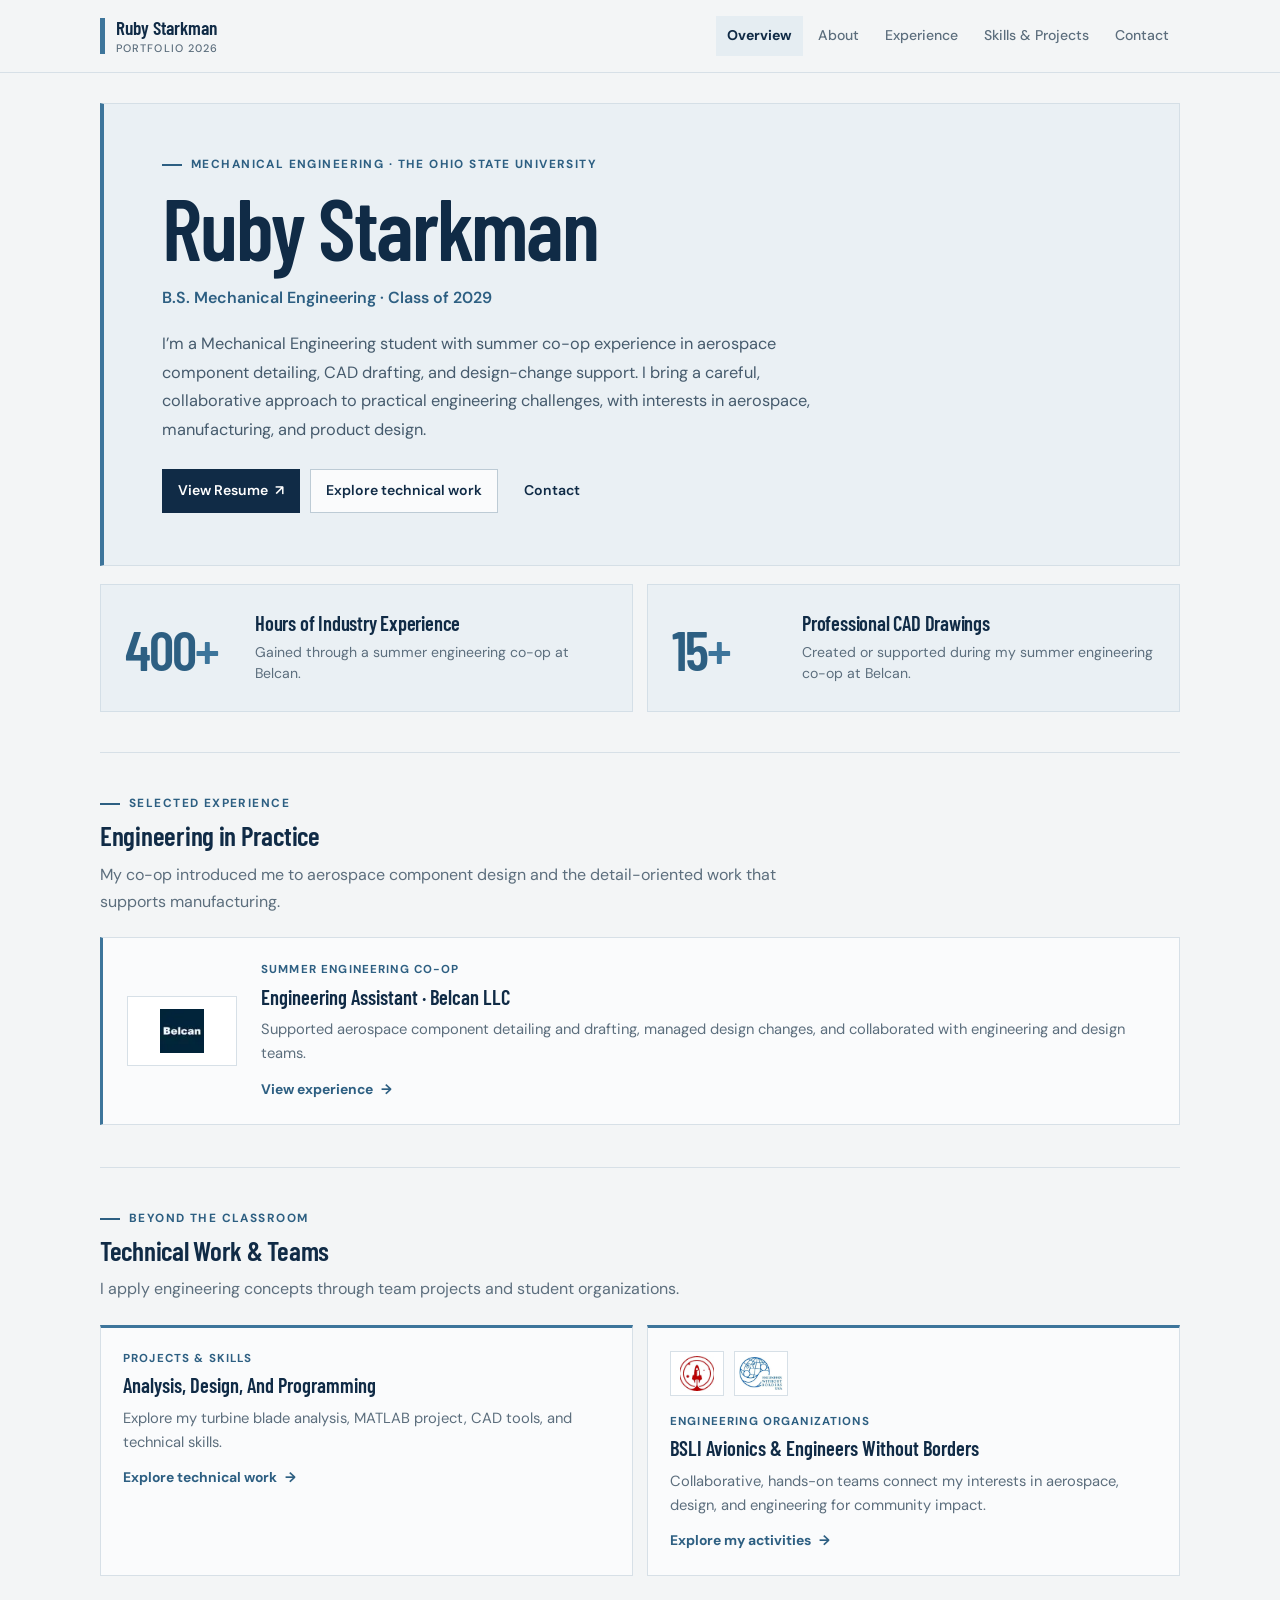
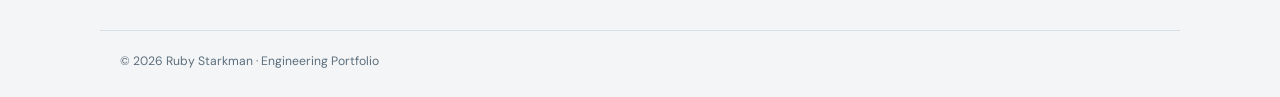
<file: index.html>
<!doctype html>
<html lang="en">
<head>
<meta charset="utf-8">
<meta name="viewport" content="width=device-width, initial-scale=1">
<meta name="robots" content="noindex, nofollow">
<meta name="description" content="Ruby Starkman is a Mechanical Engineering student at The Ohio State University with aerospace co-op, CAD drafting, and engineering project experience.">
<title>Ruby Starkman | Engineering Portfolio</title>
<link rel="preconnect" href="https://fonts.googleapis.com">
<link rel="preconnect" href="https://fonts.gstatic.com" crossorigin>
<link href="https://fonts.googleapis.com/css2?family=Barlow+Condensed:wght@400;500;600;700&family=DM+Sans:wght@400;500;600;700&display=swap" rel="stylesheet">
<link rel="stylesheet" href="styles.css">
</head>
<body>
<a class="skip-link" href="#main">Skip to content</a>
<header><div class="wrap nav">
<a class="brand" href="#top"><span>Ruby Starkman</span><small>Portfolio 2026</small></a>
<nav aria-label="Main navigation"><a href="index.html" aria-current="page">Overview</a><a href="about.html">About</a><a href="experience.html">Experience</a><a href="projects.html">Skills &amp; Projects</a><a href="contact.html">Contact</a></nav>
</div></header>
<main id="main"><div class="wrap">
<section class="hero home-hero" id="top">
<p class="eyebrow">Mechanical Engineering · The Ohio State University</p>
<h1>Ruby Starkman</h1>
<p class="hero-subtitle">B.S. Mechanical Engineering · Class of 2029</p>
<p class="lead">I’m a Mechanical Engineering student with summer co-op experience in aerospace component detailing, CAD drafting, and design-change support. I bring a careful, collaborative approach to practical engineering challenges, with interests in aerospace, manufacturing, and product design.</p>
<div class="actions">
<a class="button primary" href="Ruby-Starkman-Resume.pdf" target="_blank" rel="noreferrer">View Resume <span aria-hidden="true">↗</span></a>
<a class="button secondary" href="projects.html">Explore technical work</a>
<a class="button text-button" href="contact.html">Contact</a>
</div>
</section>
<section class="home-stats" aria-label="Co-op experience highlights">
<article class="stat-card"><p class="stat-value">400<span>+</span></p><div><h2>Hours of Industry Experience</h2><p>Gained through a summer engineering co-op at Belcan.</p></div></article>
<article class="stat-card"><p class="stat-value">15<span>+</span></p><div><h2>Professional CAD Drawings</h2><p>Created or supported during my summer engineering co-op at Belcan.</p></div></article>
</section>
<section class="home-section">
<div class="section-heading"><p class="eyebrow">Selected experience</p><h2>Engineering in Practice</h2><p class="section-intro">My co-op introduced me to aerospace component design and the detail-oriented work that supports manufacturing.</p></div>
<article class="feature-preview">
<img src="OIP.webp" alt="Belcan logo">
<div><p class="preview-kicker">Summer engineering co-op</p><h3>Engineering Assistant · Belcan LLC</h3><p>Supported aerospace component detailing and drafting, managed design changes, and collaborated with engineering and design teams.</p><a class="inline-link" href="experience.html">View experience <span aria-hidden="true">→</span></a></div>
</article>
</section>
<section class="home-section">
<div class="section-heading"><p class="eyebrow">Beyond the classroom</p><h2>Technical Work &amp; Teams</h2><p class="section-intro">I apply engineering concepts through team projects and student organizations.</p></div>
<div class="home-preview-grid">
<article class="preview-card"><p class="preview-kicker">Projects &amp; skills</p><h3>Analysis, Design, And Programming</h3><p>Explore my turbine blade analysis, MATLAB project, CAD tools, and technical skills.</p><a class="inline-link" href="projects.html">Explore technical work <span aria-hidden="true">→</span></a></article>
<article class="preview-card"><div class="organization-logos"><img src="OIP (1).webp" alt="Buckeye Space Launch Initiative logo"><img src="OIP (2).webp" alt="Engineers Without Borders USA logo"></div><p class="preview-kicker">Engineering organizations</p><h3>BSLI Avionics &amp; Engineers Without Borders</h3><p>Collaborative, hands-on teams connect my interests in aerospace, design, and engineering for community impact.</p><a class="inline-link" href="experience.html#engineering-activities">Explore my activities <span aria-hidden="true">→</span></a></article>
</div>
</section>
<footer><div class="wrap">© 2026 Ruby Starkman · Engineering Portfolio</div></footer>
</div></main>
</body>
</html>
</file>
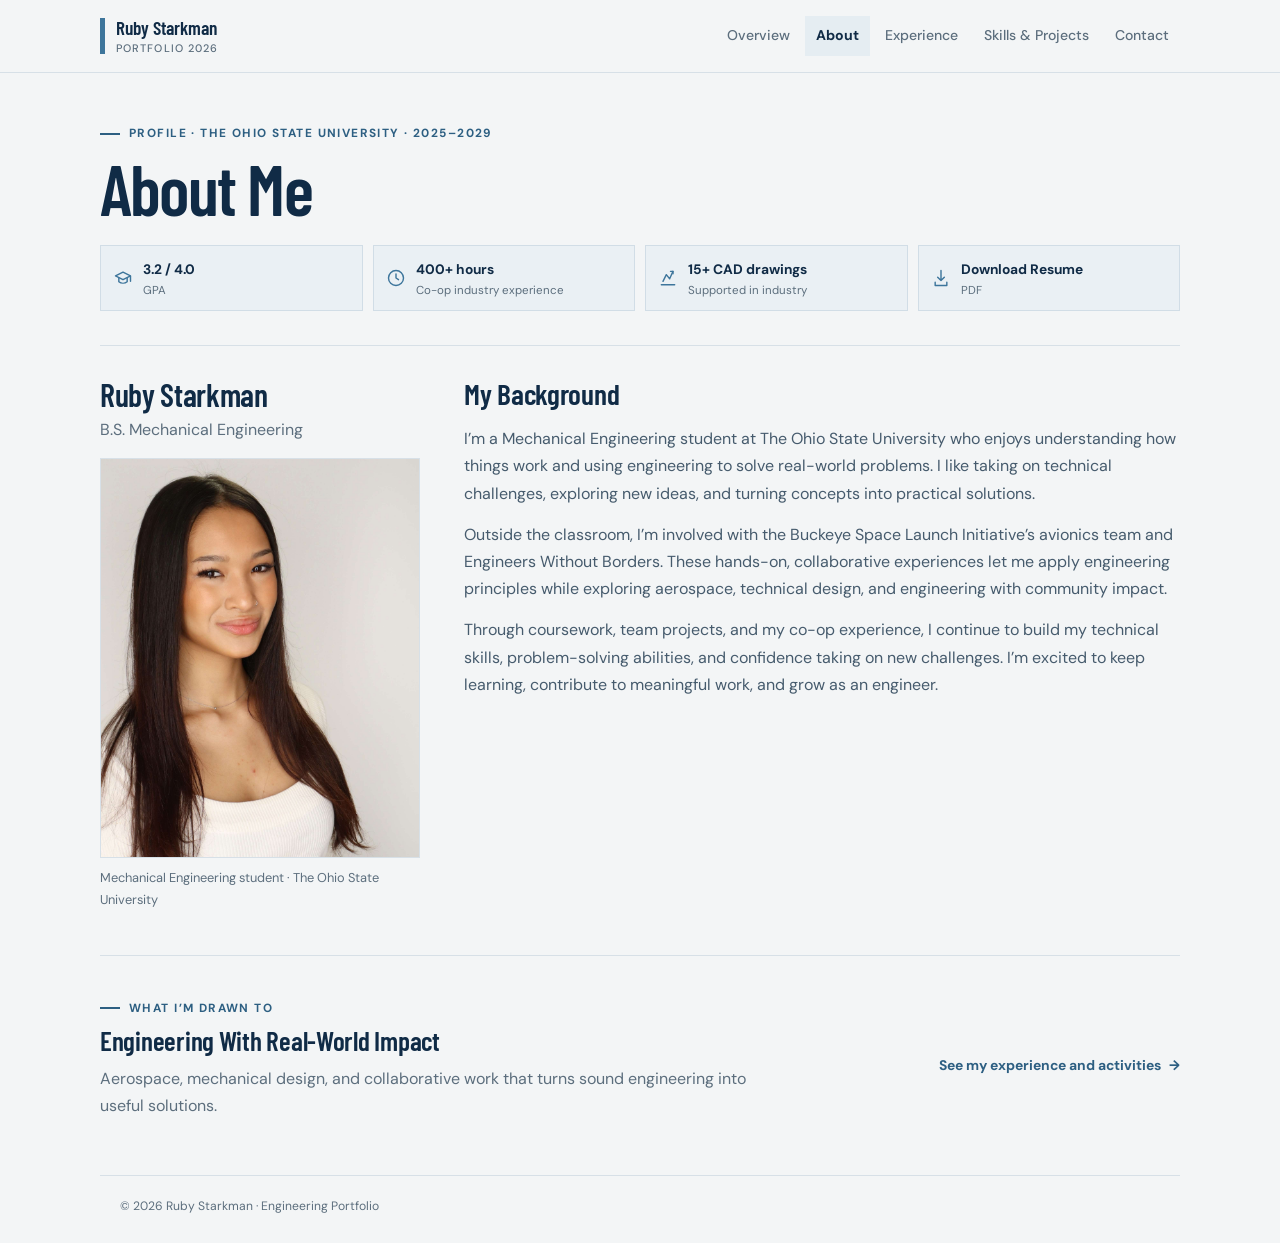
<file: about.html>
<!doctype html>
<html lang="en">
<head>
<meta charset="utf-8">
<meta name="viewport" content="width=device-width, initial-scale=1">
<meta name="robots" content="noindex, nofollow">
<meta name="description" content="Meet Ruby Starkman, an Ohio State Mechanical Engineering student interested in aerospace, design, and practical engineering.">
<title>Ruby Starkman | About</title>
<link rel="preconnect" href="https://fonts.googleapis.com">
<link rel="preconnect" href="https://fonts.gstatic.com" crossorigin>
<link href="https://fonts.googleapis.com/css2?family=Barlow+Condensed:wght@400;500;600;700&family=DM+Sans:wght@400;500;600;700&display=swap" rel="stylesheet">
<link rel="stylesheet" href="styles.css">
</head>
<body>
<a class="skip-link" href="#main">Skip to content</a>
<header><div class="wrap nav"><a class="brand" href="index.html"><span>Ruby Starkman</span><small>Portfolio 2026</small></a><nav aria-label="Main navigation"><a href="index.html">Overview</a><a href="about.html" aria-current="page">About</a><a href="experience.html">Experience</a><a href="projects.html">Skills &amp; Projects</a><a href="contact.html">Contact</a></nav></div></header>
<main id="main"><div class="wrap">
<section class="about-profile">
<div class="about-heading">
<p class="eyebrow">Profile · The Ohio State University · 2025–2029</p>
<h1>About Me</h1>
</div>
<div class="about-highlights" aria-label="Education, experience, and resume">
<div class="about-highlight">
<svg viewBox="0 0 24 24" aria-hidden="true"><path d="M3 9.5 12 5l9 4.5-9 4.5-9-4.5Z"/><path d="M7 12v4.5c2.8 2.2 7.2 2.2 10 0V12M21 10v6"/></svg>
<span><strong>3.2 / 4.0</strong><small>GPA</small></span>
</div>
<div class="about-highlight">
<svg viewBox="0 0 24 24" aria-hidden="true"><circle cx="12" cy="12" r="9"/><path d="M12 7v5l3 2"/></svg>
<span><strong>400+ hours</strong><small>Co-op industry experience</small></span>
</div>
<div class="about-highlight">
<svg viewBox="0 0 24 24" aria-hidden="true"><path d="M4 20h16M6 16l4-8 4 5 4-9"/><path d="M15 4h3v3"/></svg>
<span><strong>15+ CAD drawings</strong><small>Supported in industry</small></span>
</div>
<a class="about-highlight" href="Ruby-Starkman-Resume.pdf" download>
<svg viewBox="0 0 24 24" aria-hidden="true"><path d="M12 3v12m0 0 4-4m-4 4-4-4M5 17v4h14v-4"/></svg>
<span><strong>Download Resume</strong><small>PDF</small></span>
</a>
</div>
<div class="about-bio">
<figure class="about-person">
<h2>Ruby Starkman</h2>
<p class="about-degree">B.S. Mechanical Engineering</p>
<img class="about-photo" src="starkman.15@osu.edu-9015cfeb.jpg" alt="Headshot of Ruby Starkman">
<figcaption class="photo-caption">Mechanical Engineering student · The Ohio State University</figcaption>
</figure>
<div class="about-copy">
<h2>My Background</h2>
<p>I’m a Mechanical Engineering student at The Ohio State University who enjoys understanding how things work and using engineering to solve real-world problems. I like taking on technical challenges, exploring new ideas, and turning concepts into practical solutions.</p>
<p>Outside the classroom, I’m involved with the Buckeye Space Launch Initiative’s avionics team and Engineers Without Borders. These hands-on, collaborative experiences let me apply engineering principles while exploring aerospace, technical design, and engineering with community impact.</p>
<p>Through coursework, team projects, and my co-op experience, I continue to build my technical skills, problem-solving abilities, and confidence taking on new challenges. I’m excited to keep learning, contribute to meaningful work, and grow as an engineer.</p>
</div>
</div>
</section>
<section class="profile-focus"><div class="section-heading"><p class="eyebrow">What I’m drawn to</p><h2>Engineering With Real-World Impact</h2><p class="section-intro">Aerospace, mechanical design, and collaborative work that turns sound engineering into useful solutions.</p></div><a class="inline-link" href="experience.html">See my experience and activities <span aria-hidden="true">→</span></a></section>
<footer><div class="wrap">© 2026 Ruby Starkman · Engineering Portfolio</div></footer>
</div></main>
</body>
</html>
</file>
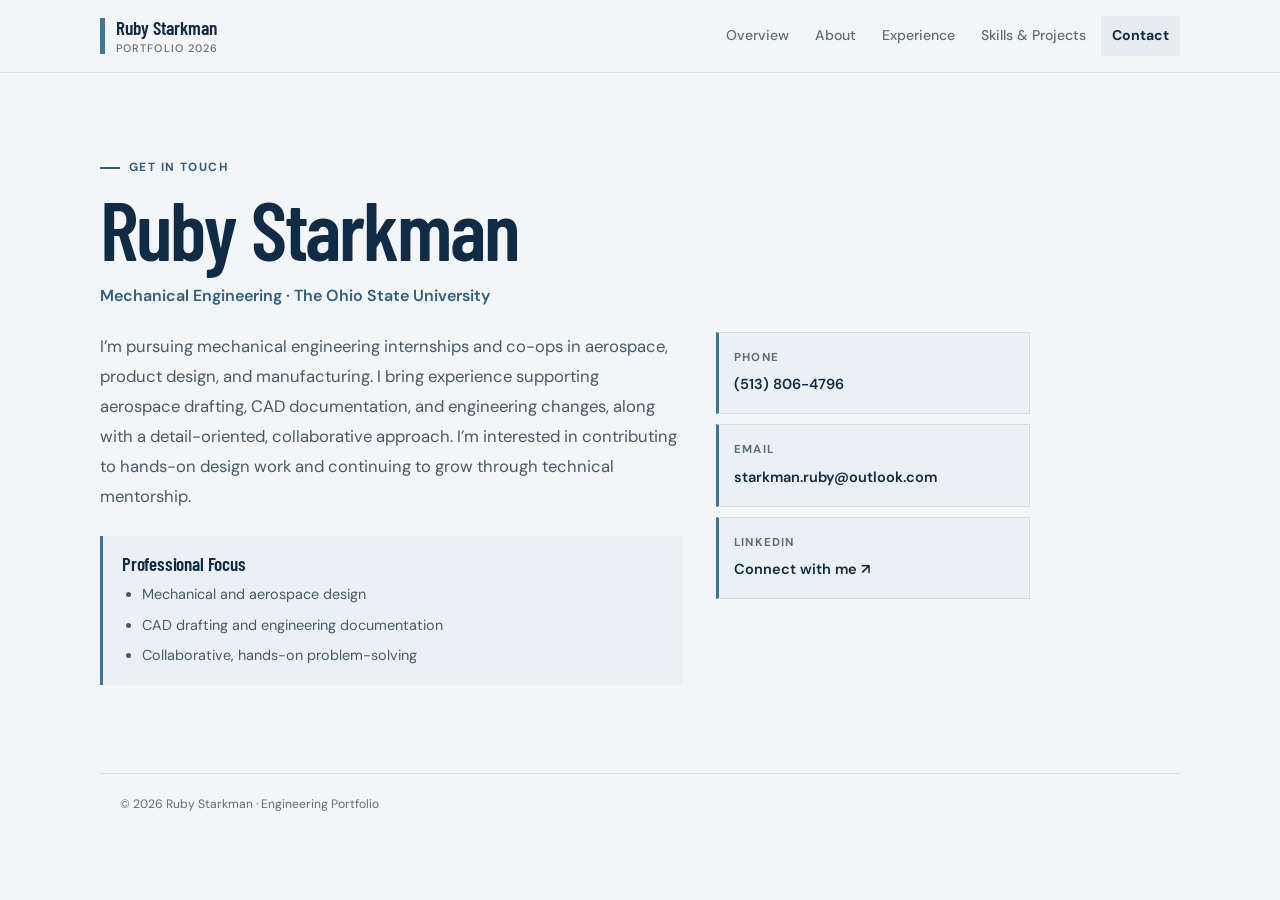
<file: contact.html>
<!doctype html>
<html lang="en">
<head>
<meta charset="utf-8">
<meta name="viewport" content="width=device-width, initial-scale=1">
<meta name="robots" content="noindex, nofollow">
<meta name="description" content="Contact Ruby Starkman, Mechanical Engineering student at The Ohio State University.">
<title>Ruby Starkman | Contact</title>
<link rel="preconnect" href="https://fonts.googleapis.com">
<link rel="preconnect" href="https://fonts.gstatic.com" crossorigin>
<link href="https://fonts.googleapis.com/css2?family=Barlow+Condensed:wght@400;500;600;700&family=DM+Sans:wght@400;500;600;700&display=swap" rel="stylesheet">
<link rel="stylesheet" href="styles.css">
</head>
<body>
<a class="skip-link" href="#main">Skip to content</a>
<header><div class="wrap nav"><a class="brand" href="index.html"><span>Ruby Starkman</span><small>Portfolio 2026</small></a><nav aria-label="Main navigation"><a href="index.html">Overview</a><a href="about.html">About</a><a href="experience.html">Experience</a><a href="projects.html">Skills &amp; Projects</a><a href="contact.html" aria-current="page">Contact</a></nav></div></header>
<main id="main"><div class="wrap">
<section class="contact-page">
<p class="eyebrow">Get in touch</p>
<h1>Ruby Starkman</h1>
<p class="contact-degree">Mechanical Engineering · The Ohio State University</p>
<div class="contact-layout">
<div>
<p class="contact-page-intro">I’m pursuing mechanical engineering internships and co-ops in aerospace, product design, and manufacturing. I bring experience supporting aerospace drafting, CAD documentation, and engineering changes, along with a detail-oriented, collaborative approach. I’m interested in contributing to hands-on design work and continuing to grow through technical mentorship.</p>
<div class="contact-focus"><h2>Professional Focus</h2><ul><li>Mechanical and aerospace design</li><li>CAD drafting and engineering documentation</li><li>Collaborative, hands-on problem-solving</li></ul></div>
</div>
<div class="contact-details" aria-label="Contact information">
<a class="contact-detail" href="tel:+15138064796"><span class="contact-detail-label">Phone</span><strong>(513) 806-4796</strong></a>
<a class="contact-detail" href="mailto:starkman.ruby@outlook.com"><span class="contact-detail-label">Email</span><strong>starkman.ruby@outlook.com</strong></a>
<a class="contact-detail" href="https://www.linkedin.com/in/ruby-starkman-336159291/" target="_blank" rel="noreferrer"><span class="contact-detail-label">LinkedIn</span><strong>Connect with me ↗</strong></a>
</div>
</div>
</section>
<footer><div class="wrap">© 2026 Ruby Starkman · Engineering Portfolio</div></footer>
</div></main>
</body>
</html>
</file>
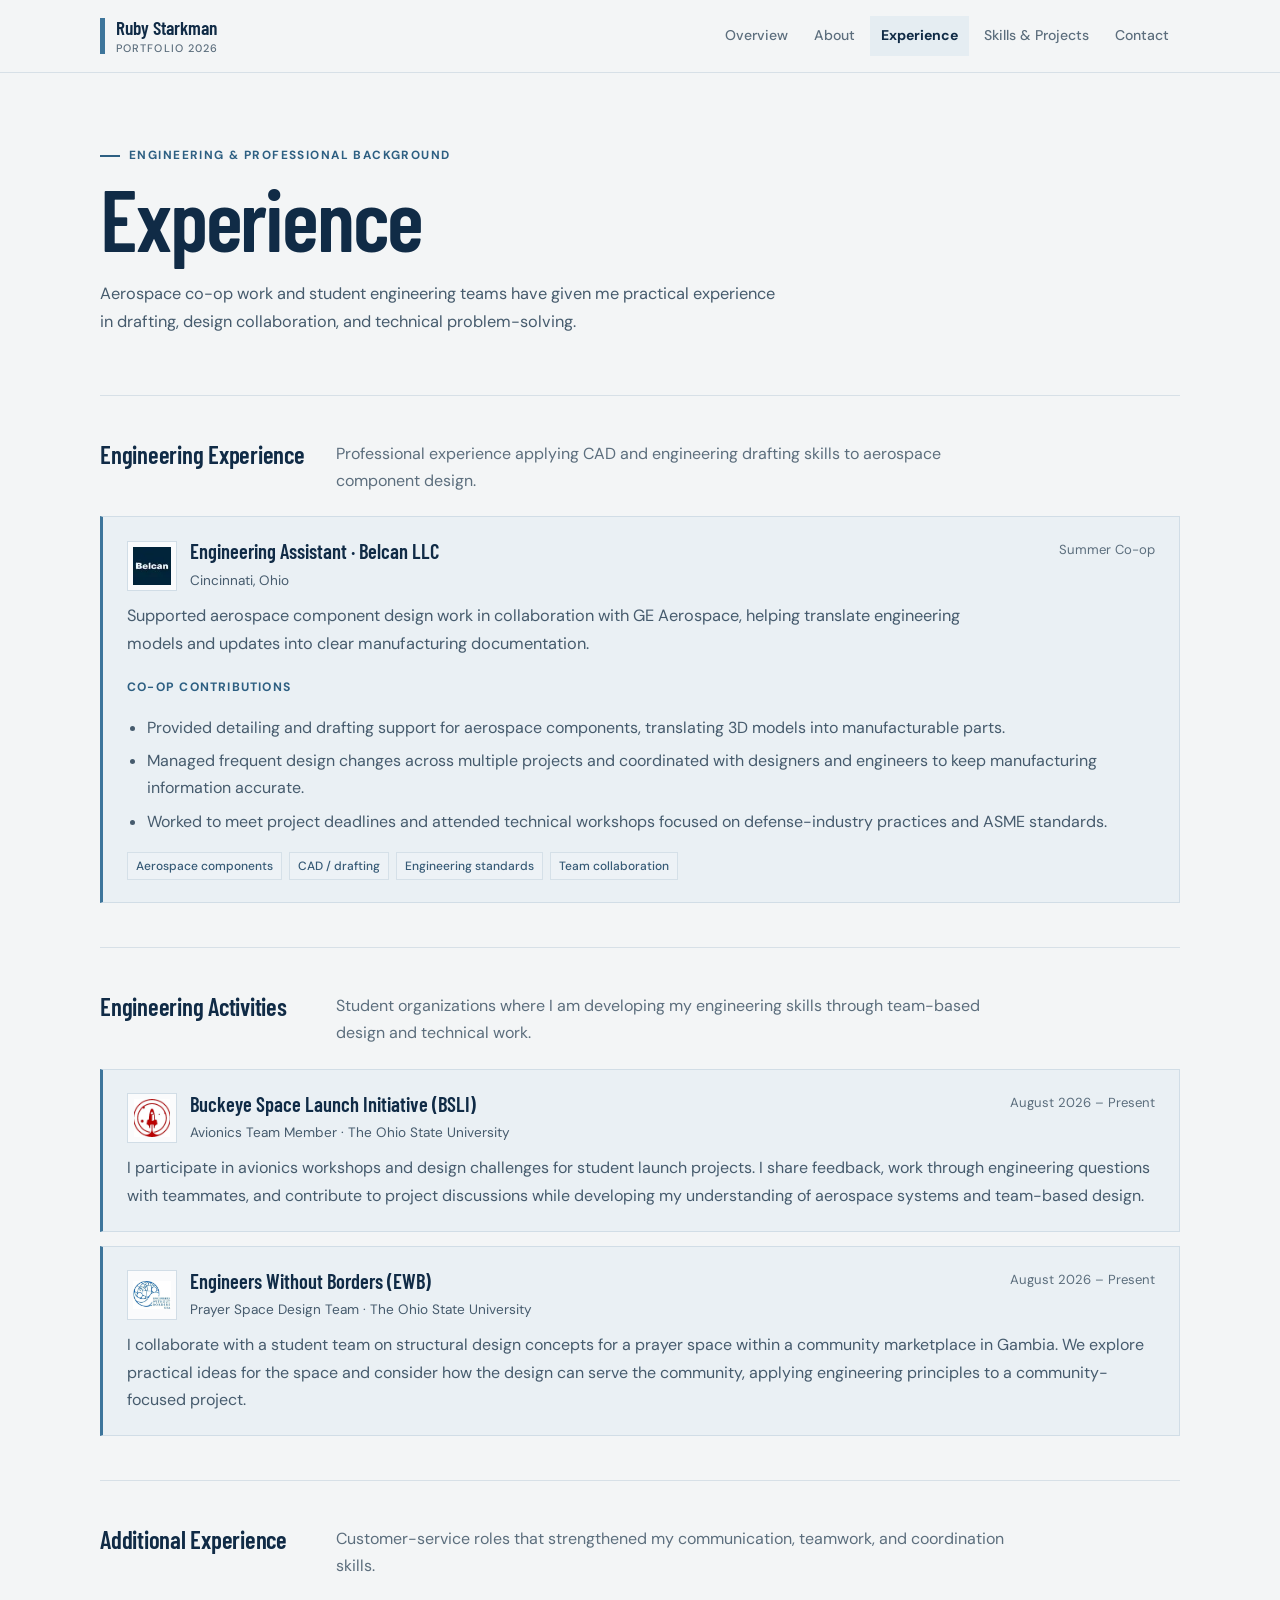
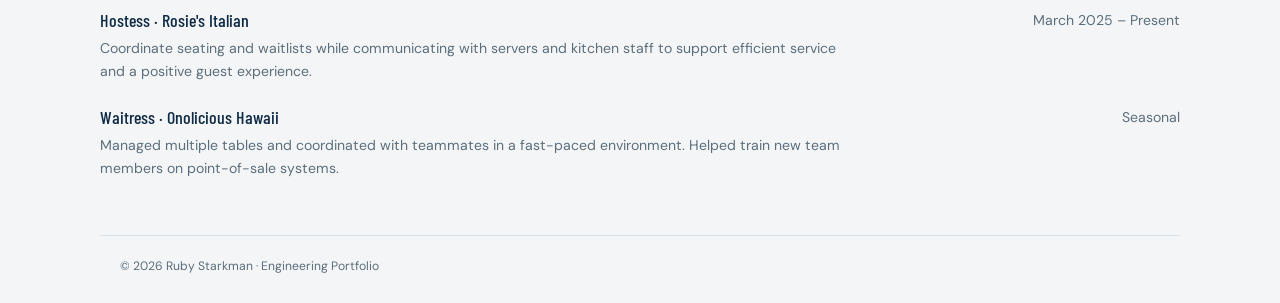
<file: experience.html>
<!doctype html>
<html lang="en">
<head>
<meta charset="utf-8">
<meta name="viewport" content="width=device-width, initial-scale=1">
<meta name="robots" content="noindex, nofollow">
<meta name="description" content="Ruby Starkman's aerospace co-op experience at Belcan and engineering activities at Ohio State.">
<title>Ruby Starkman | Experience</title>
<link rel="preconnect" href="https://fonts.googleapis.com">
<link rel="preconnect" href="https://fonts.gstatic.com" crossorigin>
<link href="https://fonts.googleapis.com/css2?family=Barlow+Condensed:wght@400;500;600;700&family=DM+Sans:wght@400;500;600;700&display=swap" rel="stylesheet">
<link rel="stylesheet" href="styles.css">
</head>
<body>
<a class="skip-link" href="#main">Skip to content</a>
<header><div class="wrap nav"><a class="brand" href="index.html"><span>Ruby Starkman</span><small>Portfolio 2026</small></a><nav aria-label="Main navigation"><a href="index.html">Overview</a><a href="about.html">About</a><a href="experience.html" aria-current="page">Experience</a><a href="projects.html">Skills &amp; Projects</a><a href="contact.html">Contact</a></nav></div></header>
<main id="main"><div class="wrap">
<div class="hero page-hero"><p class="eyebrow">Engineering &amp; professional background</p><h1>Experience</h1><p class="lead">Aerospace co-op work and student engineering teams have given me practical experience in drafting, design collaboration, and technical problem-solving.</p></div>
<section>
<div class="section-head"><h2>Engineering Experience</h2><p class="section-intro">Professional experience applying CAD and engineering drafting skills to aerospace component design.</p></div>
<article class="card experience-feature">
<div class="experience-card-heading"><div class="experience-identity"><img class="experience-logo" src="OIP.webp" alt="Belcan logo"><div><h3>Engineering Assistant · Belcan LLC</h3><p class="item-label">Cincinnati, Ohio</p></div></div><span class="meta">Summer Co-op</span></div>
<p class="experience-summary">Supported aerospace component design work in collaboration with GE Aerospace, helping translate engineering models and updates into clear manufacturing documentation.</p>
<h4 class="detail-heading">Co-op Contributions</h4>
<ul><li>Provided detailing and drafting support for aerospace components, translating 3D models into manufacturable parts.</li><li>Managed frequent design changes across multiple projects and coordinated with designers and engineers to keep manufacturing information accurate.</li><li>Worked to meet project deadlines and attended technical workshops focused on defense-industry practices and ASME standards.</li></ul>
<div class="tags"><span class="tag">Aerospace components</span><span class="tag">CAD / drafting</span><span class="tag">Engineering standards</span><span class="tag">Team collaboration</span></div>
</article>
</section>
<section id="engineering-activities">
<div class="section-head"><h2>Engineering Activities</h2><p class="section-intro">Student organizations where I am developing my engineering skills through team-based design and technical work.</p></div>
<div class="activity-cards">
<article class="card activity-card"><div class="experience-card-heading"><div class="experience-identity"><img class="experience-logo" src="OIP (1).webp" alt="Buckeye Space Launch Initiative logo"><div><h3>Buckeye Space Launch Initiative (BSLI)</h3><p class="item-label">Avionics Team Member · The Ohio State University</p></div></div><span class="meta">August 2026 – Present</span></div><p>I participate in avionics workshops and design challenges for student launch projects. I share feedback, work through engineering questions with teammates, and contribute to project discussions while developing my understanding of aerospace systems and team-based design.</p></article>
<article class="card activity-card"><div class="experience-card-heading"><div class="experience-identity"><img class="experience-logo" src="OIP (2).webp" alt="Engineers Without Borders USA logo"><div><h3>Engineers Without Borders (EWB)</h3><p class="item-label">Prayer Space Design Team · The Ohio State University</p></div></div><span class="meta">August 2026 – Present</span></div><p>I collaborate with a student team on structural design concepts for a prayer space within a community marketplace in Gambia. We explore practical ideas for the space and consider how the design can serve the community, applying engineering principles to a community-focused project.</p></article>
</div>
</section>
<section class="additional-experience">
<div class="section-head"><h2>Additional Experience</h2><p class="section-intro">Customer-service roles that strengthened my communication, teamwork, and coordination skills.</p></div>
<div class="other-experience">
<article class="other-role"><div class="other-role-heading"><h3>Hostess · Rosie's Italian</h3><span>March 2025 – Present</span></div><p>Coordinate seating and waitlists while communicating with servers and kitchen staff to support efficient service and a positive guest experience.</p></article>
<article class="other-role"><div class="other-role-heading"><h3>Waitress · Onolicious Hawaii</h3><span>Seasonal</span></div><p>Managed multiple tables and coordinated with teammates in a fast-paced environment. Helped train new team members on point-of-sale systems.</p></article>
</div>
</section>
<footer><div class="wrap">© 2026 Ruby Starkman · Engineering Portfolio</div></footer>
</div></main>
</body>
</html>
</file>
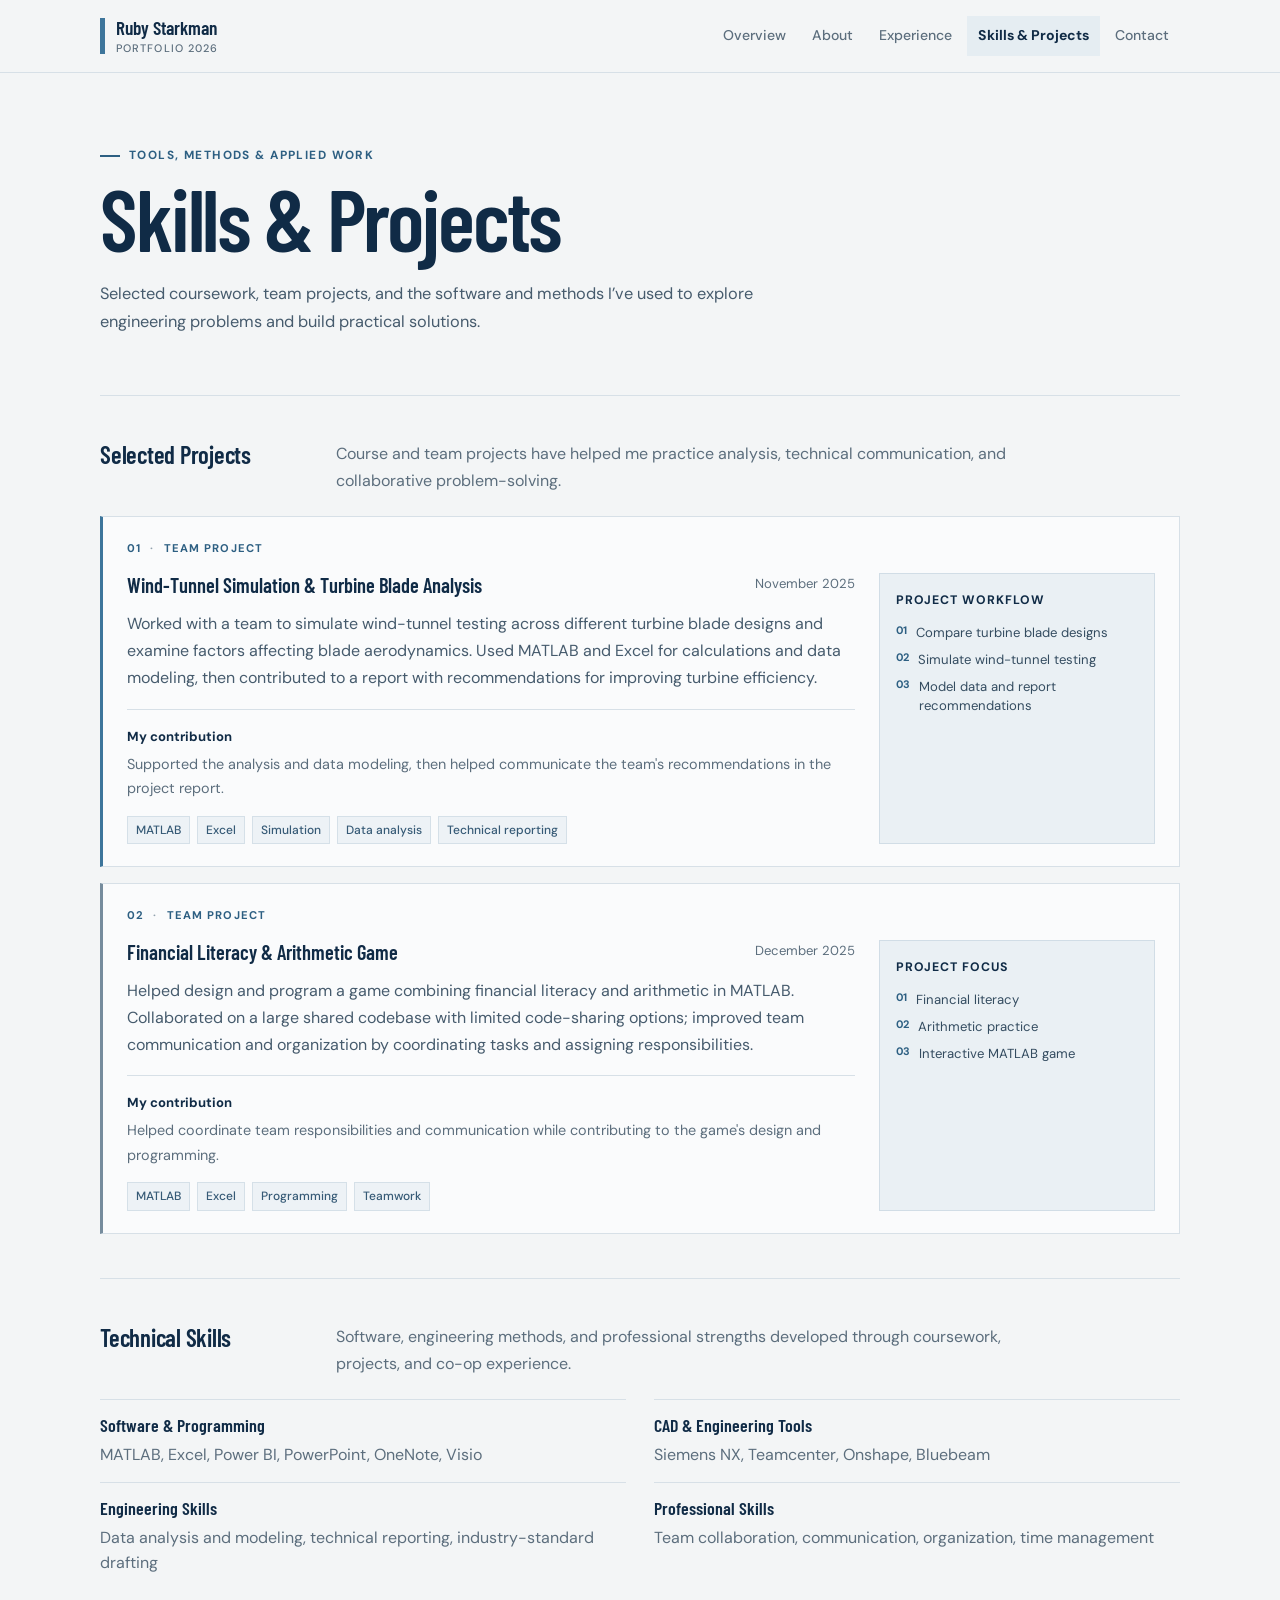
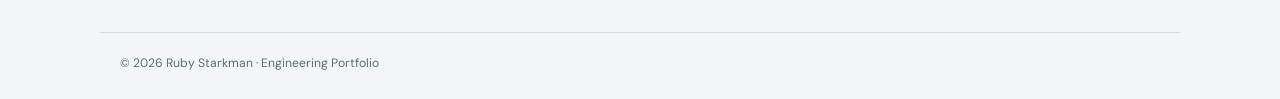
<file: projects.html>
<!doctype html>
<html lang="en">
<head>
<meta charset="utf-8">
<meta name="viewport" content="width=device-width, initial-scale=1">
<meta name="robots" content="noindex, nofollow">
<meta name="description" content="Explore Ruby Starkman's mechanical engineering projects, CAD tools, software, and technical skills.">
<title>Ruby Starkman | Skills &amp; Projects</title>
<link rel="preconnect" href="https://fonts.googleapis.com">
<link rel="preconnect" href="https://fonts.gstatic.com" crossorigin>
<link href="https://fonts.googleapis.com/css2?family=Barlow+Condensed:wght@400;500;600;700&family=DM+Sans:wght@400;500;600;700&display=swap" rel="stylesheet">
<link rel="stylesheet" href="styles.css">
</head>
<body>
<a class="skip-link" href="#main">Skip to content</a>
<header><div class="wrap nav"><a class="brand" href="index.html"><span>Ruby Starkman</span><small>Portfolio 2026</small></a><nav aria-label="Main navigation"><a href="index.html">Overview</a><a href="about.html">About</a><a href="experience.html">Experience</a><a href="projects.html" aria-current="page">Skills &amp; Projects</a><a href="contact.html">Contact</a></nav></div></header>
<main id="main"><div class="wrap">
<div class="hero page-hero"><p class="eyebrow">Tools, methods &amp; applied work</p><h1>Skills &amp; Projects</h1><p class="lead">Selected coursework, team projects, and the software and methods I’ve used to explore engineering problems and build practical solutions.</p></div>
<section id="projects"><div class="section-head"><h2>Selected Projects</h2><p class="section-intro">Course and team projects have helped me practice analysis, technical communication, and collaborative problem-solving.</p></div><div class="project-list">
<article class="project-card project-turbine">
<div class="project-index">01 <span>·</span> TEAM PROJECT</div>
<div class="project-layout">
<div class="project-main"><div class="project-heading"><h3>Wind-Tunnel Simulation &amp; Turbine Blade Analysis</h3><span class="meta">November 2025</span></div>
<p class="project-description">Worked with a team to simulate wind-tunnel testing across different turbine blade designs and examine factors affecting blade aerodynamics. Used MATLAB and Excel for calculations and data modeling, then contributed to a report with recommendations for improving turbine efficiency.</p>
<div class="project-contribution"><strong>My contribution</strong><p>Supported the analysis and data modeling, then helped communicate the team's recommendations in the project report.</p></div>
<div class="tags"><span class="tag">MATLAB</span><span class="tag">Excel</span><span class="tag">Simulation</span><span class="tag">Data analysis</span><span class="tag">Technical reporting</span></div></div>
<aside class="project-process" aria-labelledby="turbine-workflow">
<h4 id="turbine-workflow">Project Workflow</h4>
<ol><li>Compare turbine blade designs</li><li>Simulate wind-tunnel testing</li><li>Model data and report recommendations</li></ol>
</aside>
</div></article>
<article class="project-card project-game">
<div class="project-index">02 <span>·</span> TEAM PROJECT</div>
<div class="project-layout">
<div class="project-main"><div class="project-heading"><h3>Financial Literacy &amp; Arithmetic Game</h3><span class="meta">December 2025</span></div>
<p class="project-description">Helped design and program a game combining financial literacy and arithmetic in MATLAB. Collaborated on a large shared codebase with limited code-sharing options; improved team communication and organization by coordinating tasks and assigning responsibilities.</p>
<div class="project-contribution"><strong>My contribution</strong><p>Helped coordinate team responsibilities and communication while contributing to the game's design and programming.</p></div>
<div class="tags"><span class="tag">MATLAB</span><span class="tag">Excel</span><span class="tag">Programming</span><span class="tag">Teamwork</span></div></div>
<aside class="project-process" aria-labelledby="game-focus">
<h4 id="game-focus">Project Focus</h4>
<ol><li>Financial literacy</li><li>Arithmetic practice</li><li>Interactive MATLAB game</li></ol>
</aside>
</div></article>
</div></section>
<section id="technical-skills"><div class="section-head"><h2>Technical Skills</h2><p class="section-intro">Software, engineering methods, and professional strengths developed through coursework, projects, and co-op experience.</p></div><div class="skills">
<div class="skill"><h3>Software &amp; Programming</h3><p>MATLAB, Excel, Power BI, PowerPoint, OneNote, Visio</p></div>
<div class="skill"><h3>CAD &amp; Engineering Tools</h3><p>Siemens NX, Teamcenter, Onshape, Bluebeam</p></div>
<div class="skill"><h3>Engineering Skills</h3><p>Data analysis and modeling, technical reporting, industry-standard drafting</p></div>
<div class="skill"><h3>Professional Skills</h3><p>Team collaboration, communication, organization, time management</p></div>
</div></section>
<footer><div class="wrap">© 2026 Ruby Starkman · Engineering Portfolio</div></footer>
</div></main>
</body>
</html>
</file>
<file: styles.css>
:root {
  color-scheme: light;
  --ink: #243447;
  --navy: #102b46;
  --blue: #3d759b;
  --blue-dark: #2d5f82;
  --muted: #5c6e7d;
  --line: #d7e0e7;
  --paper: #f3f5f6;
  --surface: #fafbfc;
  --surface-blue: #eaf0f4;
  --max: 1080px;
}

* {
  box-sizing: border-box;
}

html {
  scroll-behavior: smooth;
  scroll-padding-top: 96px;
}

body {
  margin: 0;
  background: var(--paper);
  color: var(--ink);
  font: 400 16px/1.7 "DM Sans", sans-serif;
  -webkit-font-smoothing: antialiased;
}

a {
  color: inherit;
  text-underline-offset: 4px;
}

a:hover {
  color: var(--blue-dark);
}

a:focus-visible,
button:focus-visible,
summary:focus-visible {
  outline: 3px solid #79a9c7;
  outline-offset: 3px;
}

img {
  max-width: 100%;
}

.wrap {
  width: min(var(--max), calc(100% - 40px));
  margin-inline: auto;
}

.skip-link {
  position: fixed;
  z-index: 20;
  top: 8px;
  left: 8px;
  padding: 10px 14px;
  transform: translateY(-160%);
  background: var(--navy);
  color: #fff;
  text-decoration: none;
}

.skip-link:focus {
  transform: translateY(0);
}

header {
  position: sticky;
  z-index: 5;
  top: 0;
  border-bottom: 1px solid var(--line);
  background: rgb(243 245 246 / 96%);
  backdrop-filter: blur(10px);
}

.nav {
  display: flex;
  min-height: 72px;
  align-items: center;
  justify-content: space-between;
  gap: 24px;
}

.brand {
  position: relative;
  display: grid;
  flex: none;
  gap: 2px;
  padding-left: 16px;
  color: var(--navy);
  font: 600 1.2rem/1.15 "Barlow Condensed", sans-serif;
  text-decoration: none;
}

.brand::before {
  position: absolute;
  inset: 1px auto 1px 0;
  width: 5px;
  background: var(--blue);
  content: "";
}

.brand small {
  color: var(--muted);
  font: 500 .68rem/1.35 "DM Sans", sans-serif;
  letter-spacing: .1em;
  text-transform: uppercase;
}

nav {
  display: flex;
  flex-wrap: wrap;
  align-items: center;
  gap: 4px;
}

nav a {
  padding: 8px 11px;
  color: var(--muted);
  font-size: .88rem;
  font-weight: 500;
  text-decoration: none;
  transition: background-color .15s, color .15s;
}

nav a:hover,
nav a[aria-current="page"] {
  background: #e5edf2;
  color: var(--navy);
}

nav a[aria-current="page"] {
  font-weight: 700;
}

h1,
h2,
h3 {
  margin-top: 0;
  color: var(--navy);
  font-family: "Barlow Condensed", sans-serif;
  font-weight: 600;
}

h1 {
  margin-bottom: 0;
  font-size: clamp(3.5rem, 7vw, 5.4rem);
  letter-spacing: -.025em;
  line-height: .98;
}

h2 {
  margin-bottom: 0;
  font-size: 1.7rem;
  letter-spacing: -.01em;
  line-height: 1.15;
}

h3 {
  margin-bottom: 0;
  font-size: 1.28rem;
  line-height: 1.25;
}

.hero {
  position: relative;
  padding: 74px 0 58px;
}

.page-hero {
  max-width: 760px;
}

.home-hero {
  max-width: none;
  margin: 30px 0 0;
  padding: 52px 58px;
  border: 1px solid #d5dfe6;
  border-left: 4px solid var(--blue);
  background: #eaf0f4;
}

.home-hero h1 {
  margin-top: 10px;
}

.eyebrow {
  display: flex;
  align-items: center;
  gap: 9px;
  margin: 0 0 12px;
  color: var(--blue-dark);
  font-size: .74rem;
  font-weight: 700;
  letter-spacing: .12em;
  line-height: 1.45;
  text-transform: uppercase;
}

.eyebrow::before {
  width: 20px;
  height: 2px;
  background: currentColor;
  content: "";
}

.hero-subtitle {
  margin: 14px 0 0;
  color: var(--blue-dark);
  font-size: 1rem;
  font-weight: 600;
}

.lead {
  max-width: 690px;
  margin: 19px 0 0;
  color: #465b6d;
  font-size: 1.02rem;
  line-height: 1.75;
}

.actions {
  display: flex;
  flex-wrap: wrap;
  align-items: center;
  gap: 10px;
  margin-top: 25px;
}

.button {
  display: inline-flex;
  min-height: 44px;
  align-items: center;
  justify-content: center;
  gap: 7px;
  padding: 9px 15px;
  border: 1px solid var(--navy);
  background: transparent;
  color: var(--navy);
  font-size: .88rem;
  font-weight: 600;
  text-decoration: none;
  transition: background-color .15s, border-color .15s, color .15s;
}

.button.primary {
  background: var(--navy);
  color: #fff;
}

.button.primary:hover {
  border-color: var(--blue-dark);
  background: var(--blue-dark);
  color: #fff;
}

.button.secondary {
  border-color: #bdcbd5;
  background: var(--surface);
}

.button.secondary:hover {
  border-color: var(--blue);
  background: #e6edf2;
}

.button.text-button {
  border-color: transparent;
}

.button.text-button:hover {
  background: #e6edf2;
}

section {
  padding: 44px 0;
  border-top: 1px solid var(--line);
}

.home-stats {
  display: grid;
  grid-template-columns: repeat(2, minmax(0, 1fr));
  gap: 14px;
  padding: 18px 0 40px;
  border-top: 0;
}

.stat-card {
  display: grid;
  grid-template-columns: auto 1fr;
  align-items: center;
  gap: 18px;
  min-height: 128px;
  padding: 20px 24px;
  border: 1px solid #d4dfe7;
  background: var(--surface-blue);
}

.stat-value {
  min-width: 112px;
  margin: 0;
  color: var(--blue-dark);
  font: 600 3.5rem/.95 "Barlow Condensed", sans-serif;
  letter-spacing: -.035em;
}

.stat-value span {
  color: var(--blue);
}

.stat-card h2 {
  font-size: 1.28rem;
}

.stat-card div > p {
  margin: 6px 0 0;
  color: var(--muted);
  font-size: .88rem;
  line-height: 1.5;
}

.home-section {
  padding: 42px 0;
}

.section-heading {
  max-width: 720px;
  margin-bottom: 22px;
}

.section-heading .eyebrow {
  margin-bottom: 8px;
}

.section-intro {
  max-width: 690px;
  margin: 9px 0 0;
  color: var(--muted);
  line-height: 1.7;
}

.feature-preview {
  display: grid;
  grid-template-columns: 110px minmax(0, 1fr);
  align-items: center;
  gap: 24px;
  padding: 22px 24px;
  border: 1px solid var(--line);
  border-left: 3px solid var(--blue);
  background: var(--surface);
}

.feature-preview > img {
  display: block;
  width: 100%;
  max-height: 70px;
  padding: 12px;
  border: 1px solid var(--line);
  background: #fff;
  object-fit: contain;
}

.preview-kicker {
  margin: 0 0 5px;
  color: var(--blue-dark);
  font-size: .72rem;
  font-weight: 700;
  letter-spacing: .1em;
  text-transform: uppercase;
}

.feature-preview p:not(.preview-kicker),
.preview-card > p:not(.preview-kicker) {
  margin: 7px 0 0;
  color: var(--muted);
  font-size: .92rem;
  line-height: 1.65;
}

.inline-link {
  display: inline-flex;
  align-items: center;
  gap: 8px;
  margin-top: 12px;
  color: var(--blue-dark);
  font-size: .87rem;
  font-weight: 700;
  text-decoration: none;
}

.inline-link:hover {
  text-decoration: underline;
}

.home-preview-grid {
  display: grid;
  grid-template-columns: repeat(2, minmax(0, 1fr));
  gap: 14px;
}

.preview-card {
  padding: 21px 22px;
  border: 1px solid var(--line);
  border-top: 3px solid var(--blue);
  background: var(--surface);
}

.organization-logos {
  display: flex;
  align-items: center;
  gap: 10px;
  min-height: 49px;
  margin-bottom: 14px;
}

.organization-logos img {
  width: 54px;
  height: 45px;
  padding: 4px;
  border: 1px solid var(--line);
  background: #fff;
  object-fit: contain;
}

.section-head {
  display: grid;
  grid-template-columns: 210px minmax(0, 1fr);
  gap: 26px;
  margin-bottom: 22px;
}

.section-head h2 {
  font-size: 1.55rem;
}

.section-head .section-intro {
  margin: 0;
}

.cards,
.activity-cards {
  display: grid;
  gap: 14px;
}

.card {
  padding: 22px 24px;
  border: 1px solid var(--line);
  border-left: 3px solid #91b1c7;
  background: var(--surface);
}

.card-top,
.experience-card-heading,
.other-role-heading {
  display: flex;
  align-items: flex-start;
  justify-content: space-between;
  gap: 18px;
}

.card p,
.activity-card p {
  margin: 10px 0 0;
  color: #465b6d;
  line-height: 1.7;
}

.meta {
  flex: none;
  color: var(--muted);
  font-size: .82rem;
}

.tags {
  display: flex;
  flex-wrap: wrap;
  gap: 7px;
  margin-top: 15px;
}

.tag {
  padding: 3px 8px;
  border: 1px solid #d5e0e8;
  background: #edf2f6;
  color: #365a76;
  font-size: .75rem;
  font-weight: 500;
}

.skills {
  display: grid;
  grid-template-columns: repeat(2, minmax(0, 1fr));
  gap: 15px 28px;
}

.skill {
  padding: 14px 0 0;
  border-top: 1px solid var(--line);
}

.skill h3 {
  margin-bottom: 5px;
  font-size: 1.12rem;
}

.skill p {
  margin: 0;
  color: var(--muted);
  line-height: 1.6;
}

.project-list {
  display: grid;
  gap: 16px;
}

.project-card {
  padding: 22px 24px;
  border: 1px solid var(--line);
  border-left: 3px solid var(--blue);
  background: var(--surface);
}

.project-game {
  border-left-color: #768c9d;
}

.project-index {
  margin-bottom: 15px;
  color: var(--blue-dark);
  font-size: .7rem;
  font-weight: 700;
  letter-spacing: .1em;
}

.project-index span {
  padding-inline: 5px;
  color: #91a1ad;
}

.project-layout {
  display: grid;
  grid-template-columns: minmax(0, 1fr) minmax(190px, .38fr);
  align-items: stretch;
  gap: 24px;
}

.project-main {
  min-width: 0;
}

.project-heading {
  display: flex;
  align-items: flex-start;
  justify-content: space-between;
  gap: 16px;
}

.project-description {
  max-width: 760px;
  margin: 11px 0 0;
  color: #465b6d;
}

.project-contribution {
  max-width: 760px;
  margin-top: 17px;
  padding-top: 12px;
  border-top: 1px solid var(--line);
}

.project-contribution strong {
  color: var(--navy);
  font-size: .82rem;
}

.project-contribution p {
  margin: 3px 0 0;
  color: var(--muted);
  font-size: .9rem;
}

.project-process {
  padding: 16px;
  border: 1px solid #d1dde6;
  background: var(--surface-blue);
}

.project-process h4 {
  margin: 0 0 12px;
  color: var(--navy);
  font-size: .77rem;
  font-weight: 700;
  letter-spacing: .08em;
  text-transform: uppercase;
}

.project-process ol {
  display: grid;
  gap: 8px;
  margin: 0;
  padding: 0;
  counter-reset: project-step;
  list-style: none;
}

.project-process li {
  display: flex;
  align-items: flex-start;
  gap: 9px;
  margin: 0;
  color: #344c60;
  font-size: .82rem;
  line-height: 1.45;
}

.project-process li::before {
  flex: none;
  color: var(--blue-dark);
  content: counter(project-step, decimal-leading-zero);
  counter-increment: project-step;
  font-size: .68rem;
  font-weight: 700;
  letter-spacing: .04em;
}

.timeline {
  display: grid;
  gap: 0;
}

.item {
  display: grid;
  grid-template-columns: 195px minmax(0, 1fr);
  gap: 25px;
  padding: 21px 0;
  border-top: 1px solid var(--line);
}

.item:first-child {
  padding-top: 0;
  border-top: 0;
}

.item-label {
  margin: 0;
  color: var(--muted);
  font-size: .85rem;
}

.item p {
  margin: 7px 0 0;
  color: #465b6d;
}

ul {
  margin: 13px 0 0;
  padding-left: 20px;
  color: #465b6d;
}

li + li {
  margin-top: 6px;
}

.experience-feature,
.activity-card {
  border-color: #d1dde6;
  border-left-color: var(--blue);
  background: var(--surface-blue);
}

.experience-identity {
  display: flex;
  align-items: center;
  gap: 13px;
}

.experience-logo {
  display: block;
  width: 50px;
  height: 50px;
  flex: none;
  padding: 5px;
  border: 1px solid #d1dde6;
  background: var(--surface);
  object-fit: contain;
}

.experience-card-heading .item-label {
  margin-top: 4px;
}

.experience-feature ul {
  margin-top: 16px;
}

.experience-summary {
  max-width: 850px;
  margin: 17px 0 0;
  color: #344c60;
  font-size: 1.02rem;
  line-height: 1.7;
}

.detail-heading {
  margin: 20px 0 0;
  color: var(--blue-dark);
  font-size: .76rem;
  font-weight: 700;
  letter-spacing: .1em;
  text-transform: uppercase;
}

.experience-feature .tags {
  margin-top: 17px;
}

.other-experience {
  display: grid;
  gap: 16px;
}

.other-role {
  padding-top: 8px;
}

.other-role h3 {
  font-size: 1.12rem;
  font-weight: 500;
}

.other-role-heading span,
.other-role p {
  color: var(--muted);
  font-size: .88rem;
}

.other-role p {
  max-width: 760px;
  margin: 4px 0 0;
  line-height: 1.6;
}

.about-profile {
  padding-top: 52px;
  border-top: 0;
}

.about-heading {
  margin-bottom: 22px;
}

.about-heading h1 {
  font-size: clamp(3.2rem, 6vw, 4.4rem);
}

.about-person h2 {
  margin: 0 0 3px;
  font-size: 2rem;
}

.about-person {
  margin: 0;
}

.about-degree {
  margin: 8px 0 0;
  color: var(--muted);
  font-size: 1rem;
}

.about-person .about-degree {
  margin: 0 0 15px;
}

.about-highlights {
  display: grid;
  grid-template-columns: repeat(4, minmax(0, 1fr));
  gap: 10px;
  margin-bottom: 34px;
}

.about-highlight {
  display: flex;
  min-height: 66px;
  align-items: center;
  gap: 10px;
  padding: 10px 12px;
  border: 1px solid #d1dde6;
  background: var(--surface-blue);
  color: var(--navy);
  text-decoration: none;
}

.about-highlight svg {
  width: 20px;
  height: 20px;
  flex: none;
  fill: none;
  stroke: var(--blue);
  stroke-linecap: round;
  stroke-linejoin: round;
  stroke-width: 1.7;
}

.about-highlight span {
  display: grid;
  gap: 1px;
}

.about-highlight strong {
  font-size: .86rem;
  font-weight: 700;
}

.about-highlight small {
  color: var(--muted);
  font-size: .72rem;
  line-height: 1.35;
}

.about-highlight[href]:hover {
  border-color: var(--blue);
  background: #e2ebf1;
}

.about-bio {
  display: grid;
  grid-template-columns: minmax(220px, .72fr) minmax(0, 1.6fr);
  align-items: start;
  gap: 42px;
  padding-top: 30px;
  border-top: 1px solid var(--line);
}

.about-photo {
  display: block;
  width: 100%;
  max-width: 320px;
  aspect-ratio: 4 / 5;
  border: 1px solid var(--line);
  background: var(--surface-blue);
  object-fit: cover;
  object-position: center 35%;
}

.photo-caption {
  max-width: 320px;
  margin: 9px 0 0;
  color: var(--muted);
  font-size: .8rem;
}

.about-copy .eyebrow {
  margin-bottom: 8px;
}

.about-copy h2 {
  margin-bottom: 15px;
  font-size: 1.85rem;
}

.about-copy p:not(.eyebrow) {
  margin: 0 0 14px;
  color: #465b6d;
}

.profile-focus {
  display: flex;
  align-items: center;
  justify-content: space-between;
  gap: 24px;
}

.profile-focus .section-heading {
  margin-bottom: 0;
}

.contact {
  display: flex;
  align-items: center;
  justify-content: space-between;
  gap: 24px;
  padding: 22px;
  border: 1px solid #d1dde6;
  border-left: 3px solid var(--blue);
  background: #eaf0f4;
}

.contact p {
  margin: 5px 0 0;
  color: var(--muted);
}

.contact-page {
  max-width: 930px;
  padding: 86px 0 76px;
  border-top: 0;
}

.contact-page h1 {
  font-size: clamp(3.6rem, 7vw, 5.2rem);
}

.contact-degree {
  margin: 12px 0 0;
  color: var(--blue-dark);
  font-size: 1rem;
  font-weight: 600;
}

.contact-layout {
  display: grid;
  grid-template-columns: minmax(0, 1.3fr) minmax(230px, .7fr);
  gap: 34px;
  margin-top: 23px;
}

.contact-page-intro {
  max-width: 700px;
  margin: 0;
  color: #465b6d;
  font-size: 1.04rem;
  line-height: 1.8;
}

.contact-focus {
  margin-top: 24px;
  padding: 17px 19px;
  border-left: 3px solid var(--blue);
  background: var(--surface-blue);
}

.contact-focus h2 {
  font-size: 1.18rem;
}

.contact-focus ul {
  margin-top: 8px;
  font-size: .9rem;
}

.contact-details {
  display: grid;
  align-content: start;
  gap: 10px;
}

.contact-detail {
  display: grid;
  min-width: 0;
  gap: 6px;
  padding: 15px;
  border: 1px solid #d1dde6;
  border-left: 3px solid var(--blue);
  background: var(--surface-blue);
  color: var(--navy);
  text-decoration: none;
  transition: background-color .15s, border-color .15s;
}

.contact-detail:hover {
  border-color: var(--blue);
  background: #e2ebf1;
  color: var(--navy);
}

.contact-detail-label {
  color: var(--muted);
  font-size: .72rem;
  font-weight: 700;
  letter-spacing: .09em;
  text-transform: uppercase;
}

.contact-detail strong {
  overflow-wrap: anywhere;
  font-size: .91rem;
  font-weight: 600;
}

.explore-grid {
  display: grid;
  grid-template-columns: repeat(4, minmax(0, 1fr));
  gap: 12px;
}

.explore-card {
  display: flex;
  min-height: 216px;
  flex-direction: column;
  padding: 17px;
  border: 1px solid var(--line);
  border-top: 3px solid var(--blue);
  background: var(--surface);
  color: var(--navy);
  text-decoration: none;
  transition: border-color .15s, box-shadow .15s, transform .15s;
}

.explore-card:hover {
  transform: translateY(-2px);
  border-color: #b8c9d5;
  box-shadow: 0 7px 18px rgb(16 43 70 / 8%);
  color: var(--navy);
}

.explore-card-top {
  display: flex;
  align-items: center;
  justify-content: space-between;
  margin-bottom: 18px;
  color: var(--blue-dark);
}

.explore-number {
  font-size: .65rem;
  font-weight: 700;
  letter-spacing: .09em;
}

.explore-card-top svg {
  width: 23px;
  height: 23px;
  fill: none;
  stroke: currentColor;
  stroke-linecap: round;
  stroke-linejoin: round;
  stroke-width: 1.5;
}

.explore-card-title {
  font: 600 1.4rem/1.15 "Barlow Condensed", sans-serif;
}

.explore-card-copy {
  display: block;
  margin-top: 7px;
  color: var(--muted);
  font-size: .82rem;
  line-height: 1.55;
}

.explore-card-link {
  display: flex;
  align-items: center;
  justify-content: space-between;
  gap: 8px;
  margin-top: auto;
  padding-top: 16px;
  color: var(--blue-dark);
  font-size: .76rem;
  font-weight: 700;
}

.explore-card-link span {
  color: var(--blue);
  font-size: 1rem;
  transition: transform .15s;
}

.explore-card:hover .explore-card-link span {
  transform: translateX(3px);
}

footer {
  margin-top: 12px;
  padding: 20px 0 26px;
  border-top: 1px solid var(--line);
  color: var(--muted);
  font-size: .76rem;
}

@media (max-width: 980px) {
  .explore-grid {
    grid-template-columns: repeat(2, minmax(0, 1fr));
  }

  .about-highlights {
    grid-template-columns: repeat(2, minmax(0, 1fr));
  }
}

@media (max-width: 720px) {
  .wrap {
    width: min(100% - 32px, var(--max));
  }

  .nav {
    min-height: 0;
    align-items: flex-start;
    flex-direction: column;
    gap: 10px;
    padding: 13px 0 10px;
  }

  nav {
    width: 100%;
    gap: 2px;
  }

  nav a {
    padding: 7px 9px;
    font-size: .82rem;
  }

  .hero {
    padding: 56px 0 42px;
  }

  .home-hero {
    margin-top: 18px;
    padding: 34px 28px;
  }

  .home-hero h1 {
    font-size: clamp(3.3rem, 13vw, 4.6rem);
  }

  .home-stats {
    padding-top: 14px;
  }

  .stat-card {
    grid-template-columns: 1fr;
    align-content: start;
    gap: 8px;
    padding: 17px;
  }

  .stat-value {
    min-width: 0;
    font-size: 3rem;
  }

  .feature-preview {
    grid-template-columns: 80px minmax(0, 1fr);
    gap: 15px;
    padding: 17px;
  }

  .section-head {
    grid-template-columns: 1fr;
    gap: 8px;
  }

  section,
  .home-section {
    padding: 34px 0;
  }

  .card {
    padding: 18px;
  }

  .card-top,
  .experience-card-heading,
  .other-role-heading {
    flex-direction: column;
    gap: 7px;
  }

  .meta {
    white-space: normal;
  }

  .item {
    grid-template-columns: 1fr;
    gap: 7px;
  }

  .about-profile {
    padding-top: 38px;
  }

  .about-bio {
    grid-template-columns: 1fr;
    gap: 24px;
    padding-top: 24px;
  }

  .about-photo,
  .photo-caption {
    width: min(100%, 300px);
  }

  .contact-page {
    padding: 60px 0 48px;
  }

  .contact-details,
  .home-preview-grid,
  .skills {
    grid-template-columns: 1fr;
  }

  .contact-layout {
    grid-template-columns: 1fr;
    gap: 22px;
  }

  .project-layout {
    grid-template-columns: 1fr;
    gap: 17px;
  }

  .project-process ol {
    grid-template-columns: repeat(3, minmax(0, 1fr));
  }

  .profile-focus,
  .contact {
    align-items: flex-start;
    flex-direction: column;
  }
}

@media (max-width: 480px) {
  .wrap {
    width: calc(100% - 28px);
  }

  .home-hero {
    padding: 28px 20px;
  }

  .home-stats,
  .explore-grid,
  .about-highlights {
    grid-template-columns: 1fr;
  }

  .feature-preview {
    grid-template-columns: 1fr;
  }

  .project-card {
    padding: 18px;
  }

  .project-heading {
    flex-direction: column;
    gap: 6px;
  }

  .project-process ol {
    grid-template-columns: 1fr;
  }

  .feature-preview > img {
    width: 100px;
  }

  .button {
    min-height: 42px;
    padding: 9px 12px;
  }
}

@media (prefers-reduced-motion: reduce) {
  *,
  *::before,
  *::after {
    scroll-behavior: auto !important;
    transition-duration: .01ms !important;
  }
}
</file>
